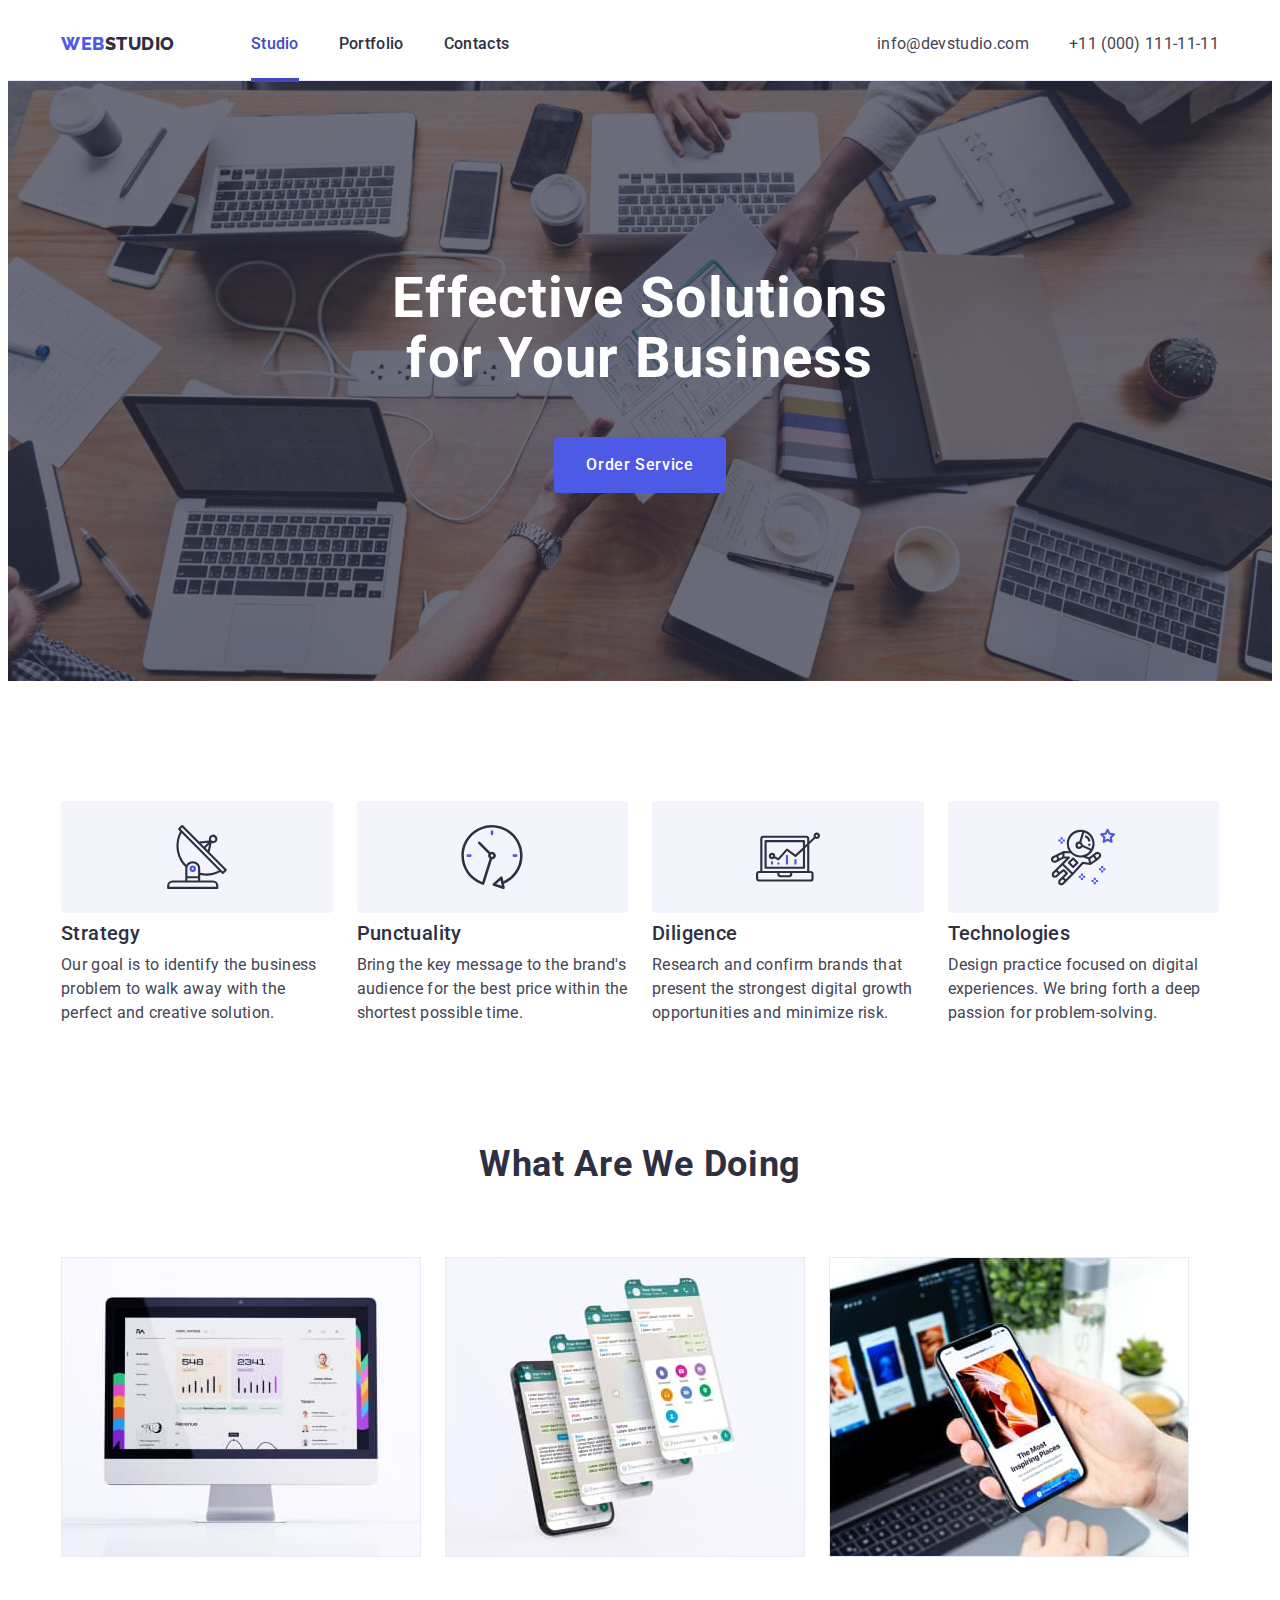
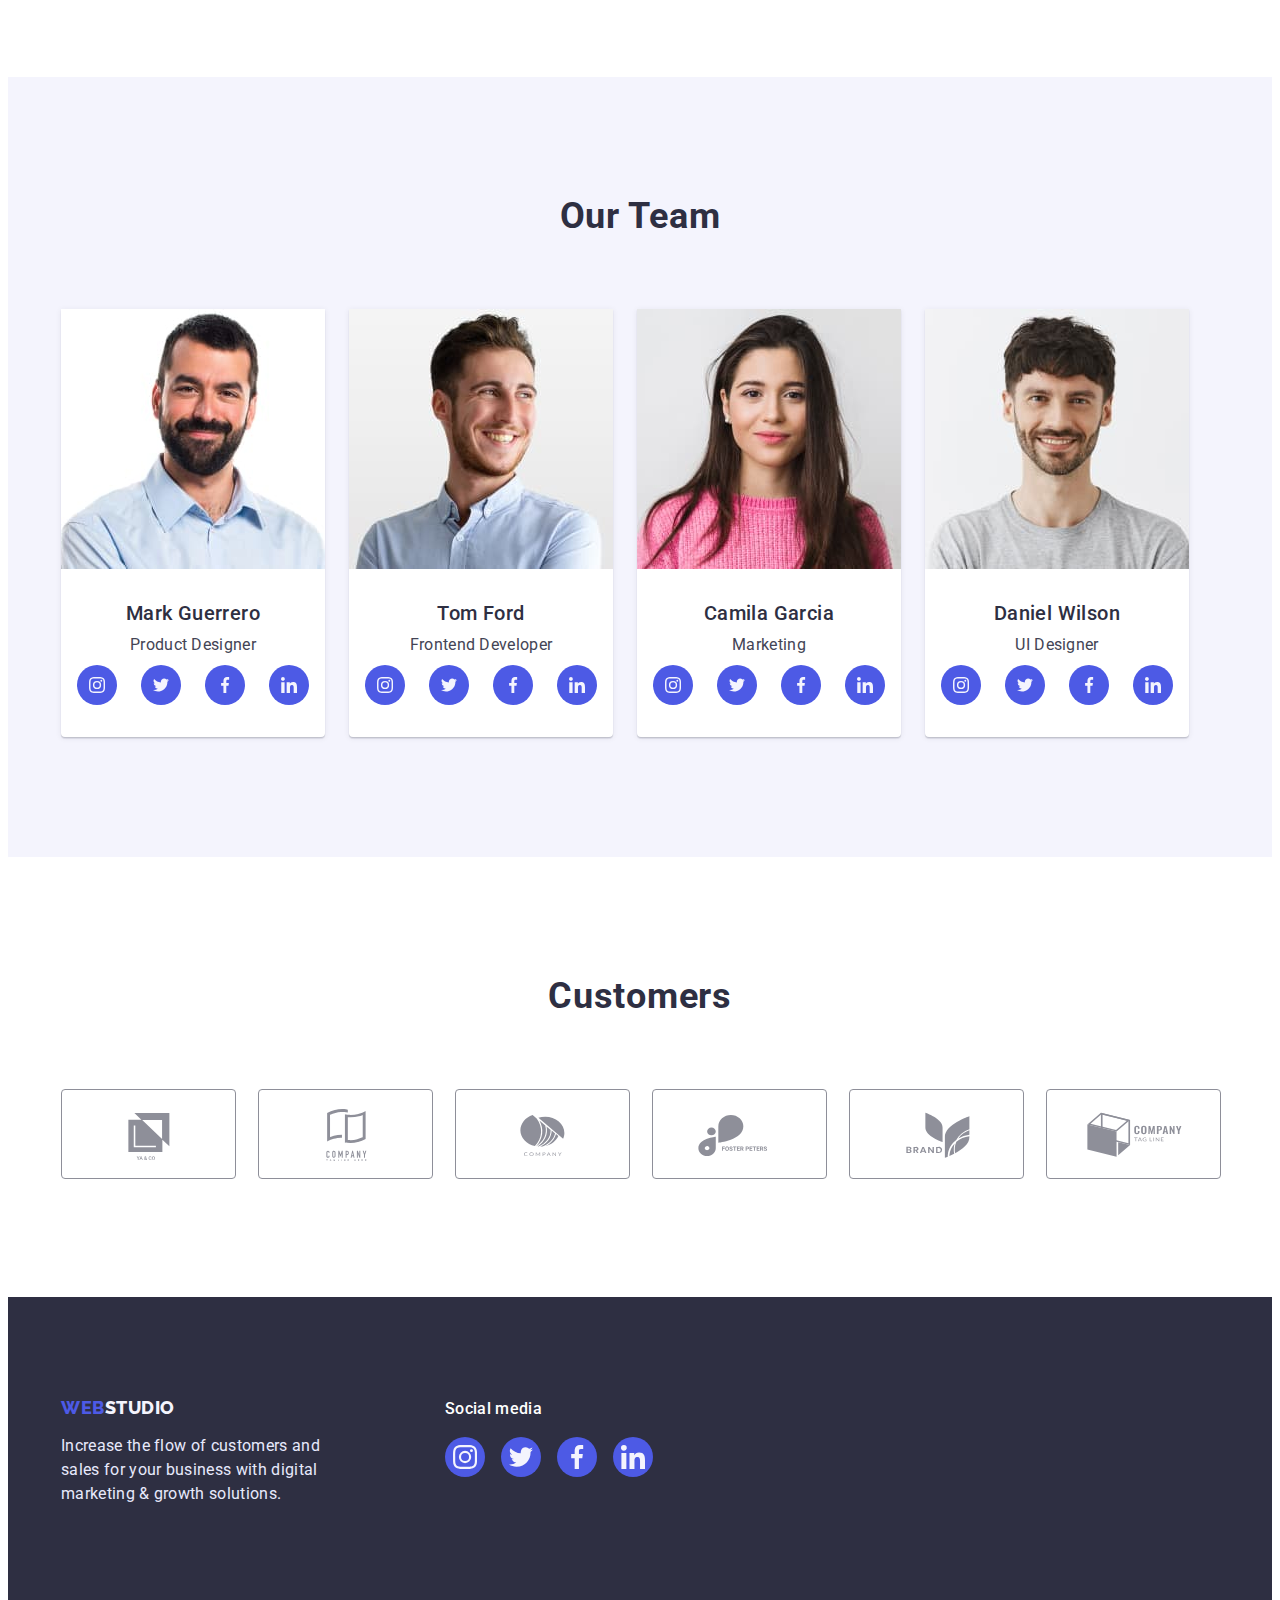
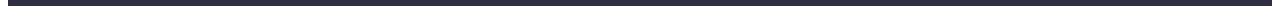
<file: index.html>
<!DOCTYPE html>
<html lang="en">
  <head>
    <meta charset="UTF-8" />
    <meta http-equiv="X-UA-Compatible" content="IE=edge" />
    <meta name="viewport" content="width=device-width, initial-scale=1.0" />
    <title>Студія</title>
    <link rel="preconnect" href="https://fonts.googleapis.com" />
    <link rel="preconnect" href="https://fonts.gstatic.com" crossorigin />
    <link href="https://fonts.googleapis.com/css2?family=Raleway:wght@800&family=Roboto:wght@400;500;700;900&display=swap" rel="stylesheet" />
    <link
      rel="stylesheet"
      href="https://cdnjs.cloudflare.com/ajax/libs/modern-normalize/1.1.0/modern-normalize.min.css"
      integrity="sha512-wpPYUAdjBVSE4KJnH1VR1HeZfpl1ub8YT/NKx4PuQ5NmX2tKuGu6U/JRp5y+Y8XG2tV+wKQpNHVUX03MfMFn9Q=="
      crossorigin="anonymous"
      referrerpolicy="no-referrer"
    />
    <link rel="stylesheet" href="./css/styles.css" />
  </head>
  <body>
    <header class="header">
      <div class="container flex">
        <nav class="nav">
          <a class="logo link" href="./index.html">Web<span class="logo-head">Studio</span></a>
          <ul class="nav-list list">
            <li><a class="nav-link link current" href="./index.html">Studio</a></li>
            <li><a class="nav-link link" href="./portfolio.html">Portfolio</a></li>
            <li><a class="nav-link link" href="">Contacts</a></li>
          </ul>
        </nav>
        <address class="address">
          <ul class="add-list list">
            <li><a class="address-link link" href="mailto:info@devstudio.com">info@devstudio.com</a></li>
            <li><a class="address-link link" href="tel:+110001111111">+11 (000) 111-11-11</a></li>
          </ul>
        </address>
      </div>
    </header>
    <main>
      <!-- Hero -->
      <section class="hero">
        <div class="container">
          <h1 class="hero-title">Effective Solutions for Your Business</h1>
          <button class="button" data-modal-open type="button">Order Service</button>
        </div>
      </section>
      <!-- Advantages -->
      <section class="advantages">
        <div class="container">
          <h2 class="title hidden">Advantages</h2>
          <ul class="adv-list list">
            <li class="list-item">
              <div class="icon-pos">
                <svg class="icon" width="64" height="64">
                  <use href="./images/icons.svg#icon-antenna"></use>
                </svg>
              </div>
              <h3 class="text-title">Strategy</h3>
              <p class="text">Our goal is to identify the business problem to walk away with the perfect and creative solution.</p>
            </li>
            <li class="list-item">
              <div class="icon-pos">
                <svg class="icon" width="64" height="64">
                  <use href="./images/icons.svg#icon-clock"></use>
                </svg>
              </div>
              <h3 class="text-title">Punctuality</h3>
              <p class="text">Bring the key message to the brand's audience for the best price within the shortest possible time.</p>
            </li>
            <li class="list-item">
              <div class="icon-pos">
                <svg class="icon" width="64" height="64">
                  <use href="./images/icons.svg#icon-diagram"></use>
                </svg>
              </div>
              <h3 class="text-title">Diligence</h3>
              <p class="text">Research and confirm brands that present the strongest digital growth opportunities and minimize risk.</p>
            </li>
            <li class="list-item">
              <div class="icon-pos">
                <svg class="icon" width="64" height="64">
                  <use href="./images/icons.svg#icon-astronaut"></use>
                </svg>
              </div>
              <h3 class="text-title">Technologies</h3>
              <p class="text">Design practice focused on digital experiences. We bring forth a deep passion for problem-solving.</p>
            </li>
          </ul>
        </div>
      </section>
      <!-- What are we doing -->
      <section class="examples">
        <div class="container">
          <h2 class="title">What are we doing</h2>
          <ul class="examples-list list">
            <li><img src="./images/computer.jpg" alt="computer" width="360" height="300" /></li>
            <li><img src="./images/phone.jpg" alt="phone" width="360" height="300" /></li>
            <li><img src="./images/laptop.jpg" alt="laptop" width="360" height="300" /></li>
          </ul>
        </div>
      </section>
      <!-- Our Team -->
      <section class="team">
        <div class="container">
          <h2 class="title">Our Team</h2>
          <ul class="team-list list">
            <li class="card">
              <img src="./images/mark.jpg" alt="mark" width="264" height="260" />
              <div class="team-content">
                <h3 class="text-title">Mark Guerrero</h3>
                <p class="text">Product Designer</p>
                <ul class="soc-list list">
                  <li class="soc-item">
                    <a class="soc-link" href="">
                      <svg class="icon" width="16" height="16">
                        <use href="./images/icons.svg#icon-instagram"></use>
                      </svg>
                    </a>
                  </li>
                  <li class="soc-item">
                    <a class="soc-link" href="">
                      <svg class="icon" width="16" height="16">
                        <use href="./images/icons.svg#icon-twitter"></use>
                      </svg>
                    </a>
                  </li>
                  <li class="soc-item">
                    <a class="soc-link" href="">
                      <svg class="icon" width="16" height="16">
                        <use href="./images/icons.svg#icon-facebook"></use>
                      </svg>
                    </a>
                  </li>
                  <li class="soc-item">
                    <a class="soc-link" href="">
                      <svg class="icon" width="16" height="16">
                        <use href="./images/icons.svg#icon-linkedin"></use>
                      </svg>
                    </a>
                  </li>
                </ul>
              </div>
            </li>
            <li class="card">
              <img src="./images/tom.jpg" alt="tom" width="264" height="260" />
              <div class="team-content">
                <h3 class="text-title">Tom Ford</h3>
                <p class="text">Frontend Developer</p>
                <ul class="soc-list list">
                  <li class="soc-item">
                    <a class="soc-link" href="">
                      <svg class="icon" width="16" height="16">
                        <use href="./images/icons.svg#icon-instagram"></use>
                      </svg>
                    </a>
                  </li>
                  <li class="soc-item">
                    <a class="soc-link" href="">
                      <svg class="icon" width="16" height="16">
                        <use href="./images/icons.svg#icon-twitter"></use>
                      </svg>
                    </a>
                  </li>
                  <li class="soc-item">
                    <a class="soc-link" href="">
                      <svg class="icon" width="16" height="16">
                        <use href="./images/icons.svg#icon-facebook"></use>
                      </svg>
                    </a>
                  </li>
                  <li class="soc-item">
                    <a class="soc-link" href="">
                      <svg class="icon" width="16" height="16">
                        <use href="./images/icons.svg#icon-linkedin"></use>
                      </svg>
                    </a>
                  </li>
                </ul>
              </div>
            </li>
            <li class="card">
              <img src="./images/camila.jpg" alt="camila" width="264" height="260" />
              <div class="team-content">
                <h3 class="text-title">Camila Garcia</h3>
                <p class="text">Marketing</p>
                <ul class="soc-list list">
                  <li class="soc-item">
                    <a class="soc-link" href="">
                      <svg class="icon" width="16" height="16">
                        <use href="./images/icons.svg#icon-instagram"></use>
                      </svg>
                    </a>
                  </li>
                  <li class="soc-item">
                    <a class="soc-link" href="">
                      <svg class="icon" width="16" height="16">
                        <use href="./images/icons.svg#icon-twitter"></use>
                      </svg>
                    </a>
                  </li>
                  <li class="soc-item">
                    <a class="soc-link" href="">
                      <svg class="icon" width="16" height="16">
                        <use href="./images/icons.svg#icon-facebook"></use>
                      </svg>
                    </a>
                  </li>
                  <li class="soc-item">
                    <a class="soc-link" href="">
                      <svg class="icon" width="16" height="16">
                        <use href="./images/icons.svg#icon-linkedin"></use>
                      </svg>
                    </a>
                  </li>
                </ul>
              </div>
            </li>
            <li class="card">
              <img src="./images/daniel.jpg" alt="daniel" width="264" height="260" />
              <div class="team-content">
                <h3 class="text-title">Daniel Wilson</h3>
                <p class="text">UI Designer</p>
                <ul class="soc-list list">
                  <li class="soc-item">
                    <a class="soc-link" href="">
                      <svg class="icon" width="16" height="16">
                        <use href="./images/icons.svg#icon-instagram"></use>
                      </svg>
                    </a>
                  </li>
                  <li class="soc-item">
                    <a class="soc-link" href="">
                      <svg class="icon" width="16" height="16">
                        <use href="./images/icons.svg#icon-twitter"></use>
                      </svg>
                    </a>
                  </li>
                  <li class="soc-item">
                    <a class="soc-link" href="">
                      <svg class="icon" width="16" height="16">
                        <use href="./images/icons.svg#icon-facebook"></use>
                      </svg>
                    </a>
                  </li>
                  <li class="soc-item">
                    <a class="soc-link" href="">
                      <svg class="icon" width="16" height="16">
                        <use href="./images/icons.svg#icon-linkedin"></use>
                      </svg>
                    </a>
                  </li>
                </ul>
              </div>
            </li>
          </ul>
        </div>
      </section>
      <!-- Customers -->
      <section class="customers">
        <div class="container">
          <h2 class="title">Customers</h2>
          <ul class="customers-list list">
            <li class="cust-item">
              <a class="cust-link" href="">
                <svg class="icon" width="104" height="56">
                  <use href="./images/icons.svg#icon-LogoYa"></use>
                </svg>
              </a>
            </li>
            <li class="cust-item">
              <a class="cust-link" href="">
                <svg class="icon" width="104" height="56">
                  <use href="./images/icons.svg#icon-LogoTag"></use>
                </svg>
              </a>
            </li>
            <li class="cust-item">
              <a class="cust-link" href="">
                <svg class="icon" width="104" height="56">
                  <use href="./images/icons.svg#icon-LogoComp"></use>
                </svg>
              </a>
            </li>
            <li class="cust-item">
              <a class="cust-link" href="">
                <svg class="icon" width="104" height="56">
                  <use href="./images/icons.svg#icon-LogoFoster"></use>
                </svg>
              </a>
            </li>
            <li class="cust-item">
              <a class="cust-link" href="">
                <svg class="icon" width="104" height="56">
                  <use href="./images/icons.svg#icon-LogoBrand"></use>
                </svg>
              </a>
            </li>
            <li class="cust-item">
              <a class="cust-link" href="">
                <svg class="icon" width="104" height="56">
                  <use href="./images/icons.svg#icon-LogoLine"></use>
                </svg>
              </a>
            </li>
          </ul>
        </div>
      </section>
    </main>
    <footer class="footer">
      <div class="container flex">
        <div class="content">
          <a class="logo link" href="./index.html">Web<span class="logo-btm">Studio</span></a>
          <p class="text">Increase the flow of customers and sales for your business with digital marketing & growth solutions.</p>
        </div>
        <div class="smedia">
          <p class="text">Social media</p>
          <ul class="smedia-list list">
            <li class="smedia-item">
              <a class="smedia-link" href="">
                <svg class="icon" width="24" height="24">
                  <use href="./images/icons.svg#icon-instagram"></use>
                </svg>
              </a>
            </li>
            <li class="smedia-item">
              <a class="smedia-link" href="">
                <svg class="icon" width="24" height="24">
                  <use href="./images/icons.svg#icon-twitter"></use>
                </svg>
              </a>
            </li>
            <li class="smedia-item">
              <a class="smedia-link" href="">
                <svg class="icon" width="24" height="24">
                  <use href="./images/icons.svg#icon-facebook"></use>
                </svg>
              </a>
            </li>
            <li class="smedia-item">
              <a class="smedia-link" href="">
                <svg class="icon" width="24" height="24">
                  <use href="./images/icons.svg#icon-linkedin"></use>
                </svg>
              </a>
            </li>
          </ul>
        </div>
      </div>
    </footer>
    <div class="backdrop is-hidden" data-modal>
      <div class="modal">
        <button class="modal-btn" data-modal-close type="button">
          <svg class="icon" width="8" height="8">
            <use href="./images/icons.svg#icon-close"></use>
          </svg>
        </button>
      </div>
    </div>
    <script src="./js/modal.js"></script>
  </body>
</html>
</file>
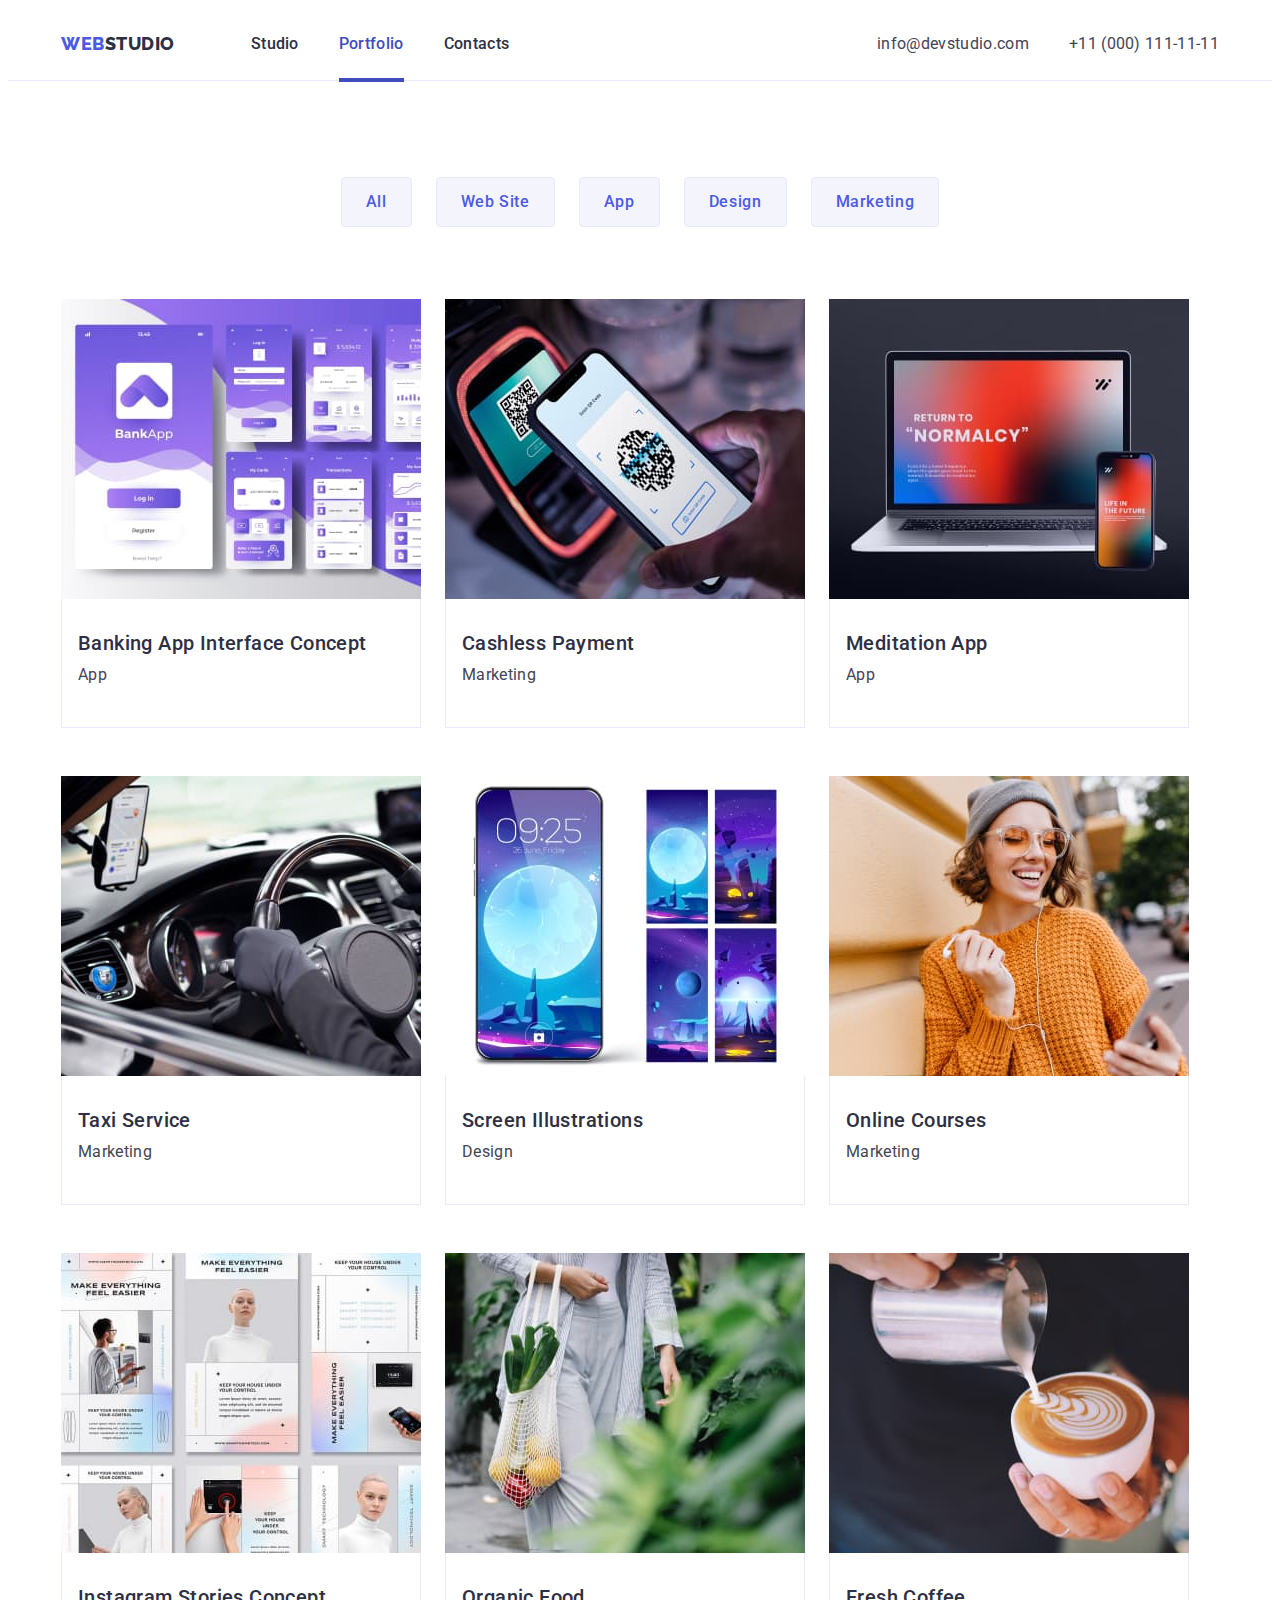
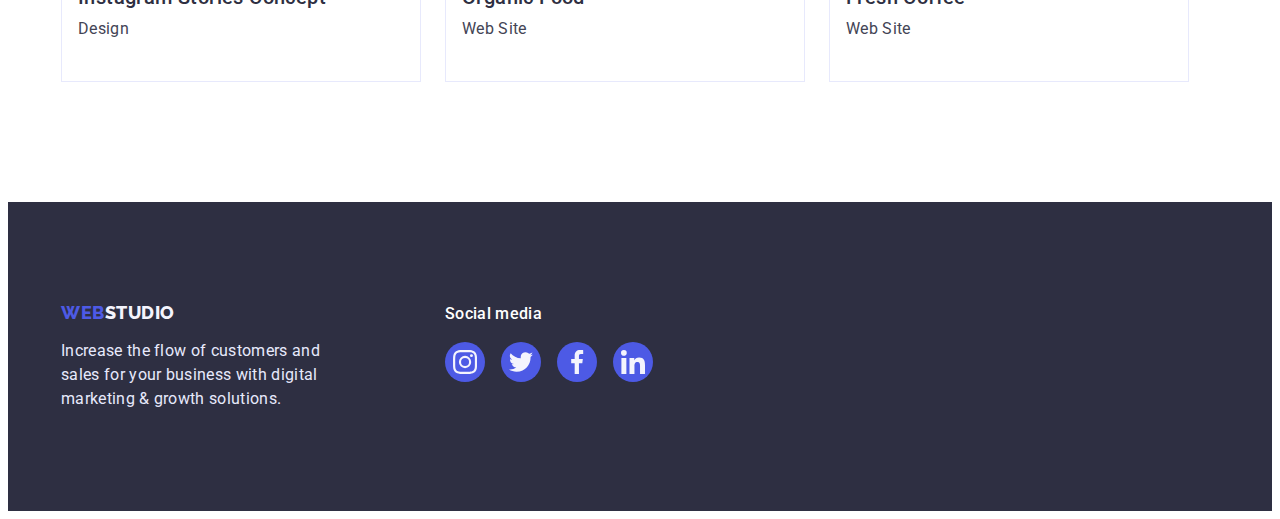
<file: portfolio.html>
<!DOCTYPE html>
<html lang="en">
  <head>
    <meta charset="UTF-8" />
    <meta http-equiv="X-UA-Compatible" content="IE=edge" />
    <meta name="viewport" content="width=device-width, initial-scale=1.0" />
    <title>Портфоліо</title>
    <link rel="preconnect" href="https://fonts.googleapis.com" />
    <link rel="preconnect" href="https://fonts.gstatic.com" crossorigin />
    <link href="https://fonts.googleapis.com/css2?family=Raleway:wght@800&family=Roboto:wght@400;500;700;900&display=swap" rel="stylesheet" />
    <link
      rel="stylesheet"
      href="https://cdnjs.cloudflare.com/ajax/libs/modern-normalize/1.1.0/modern-normalize.min.css"
      integrity="sha512-wpPYUAdjBVSE4KJnH1VR1HeZfpl1ub8YT/NKx4PuQ5NmX2tKuGu6U/JRp5y+Y8XG2tV+wKQpNHVUX03MfMFn9Q=="
      crossorigin="anonymous"
      referrerpolicy="no-referrer"
    />
    <link rel="stylesheet" href="./css/styles.css" />
  </head>
  <body>
    <header class="header">
      <div class="container flex">
        <nav class="nav">
          <a class="logo link" href="./index.html">Web<span class="logo-head">Studio</span></a>
          <ul class="nav-list list">
            <li><a class="nav-link link" href="./index.html">Studio</a></li>
            <li><a class="nav-link link current" href="./portfolio.html">Portfolio</a></li>
            <li><a class="nav-link link" href="">Contacts</a></li>
          </ul>
        </nav>
        <address class="address">
          <ul class="add-list list">
            <li><a class="address-link link" href="mailto:info@devstudio.com">info@devstudio.com</a></li>
            <li><a class="address-link link" href="tel:+110001111111">+11 (000) 111-11-11</a></li>
          </ul>
        </address>
      </div>
    </header>
    <main>
      <section class="portfolio">
        <div class="container">
          <h1 class="hidden">Portfolio</h1>
          <ul class="filter list">
            <li><button class="button-secondary" type="button">All</button></li>
            <li><button class="button-secondary" type="button">Web Site</button></li>
            <li><button class="button-secondary" type="button">App</button></li>
            <li><button class="button-secondary" type="button">Design</button></li>
            <li><button class="button-secondary" type="button">Marketing</button></li>
          </ul>
          <ul class="cards-list list">
            <li class="card">
              <a class="link" href="">
                <div class="thumb">
                  <img src="./images/portfolio1.jpg" alt="banking app" width="360" height="300" />
                  <p class="overlay text">14 Stylish and User-Friendly App Design Concepts · Task Manager App · Calorie Tracker App · Exotic Fruit Ecommerce App · Cloud Storage App</p>
                </div>
                <div class="card-content">
                  <h2 class="text-title">Banking App Interface Concept</h2>
                  <p class="text">App</p>
                </div>
              </a>
            </li>
            <li class="card">
              <a class="link" href="">
                <div class="thumb">
                  <img src="./images/portfolio2.jpg" alt="qr code" width="360" height="300" />
                  <p class="overlay text">14 Stylish and User-Friendly App Design Concepts · Task Manager App · Calorie Tracker App · Exotic Fruit Ecommerce App · Cloud Storage App</p>
                </div>
                <div class="card-content">
                  <h2 class="text-title">Cashless Payment</h2>
                  <p class="text">Marketing</p>
                </div>
              </a>
            </li>
            <li class="card">
              <a class="link" href="">
                <div class="thumb">
                  <img src="./images/portfolio3.jpg" alt="notebook" width="360" height="300" />
                  <p class="overlay text">14 Stylish and User-Friendly App Design Concepts · Task Manager App · Calorie Tracker App · Exotic Fruit Ecommerce App · Cloud Storage App</p>
                </div>
                <div class="card-content">
                  <h2 class="text-title">Meditation App</h2>
                  <p class="text">App</p>
                </div>
              </a>
            </li>
            <li class="card">
              <a class="link" href="">
                <div class="thumb">
                  <img src="./images/portfolio4.jpg" alt="car" width="360" height="300" />
                  <p class="overlay text">14 Stylish and User-Friendly App Design Concepts · Task Manager App · Calorie Tracker App · Exotic Fruit Ecommerce App · Cloud Storage App</p>
                </div>
                <div class="card-content">
                  <h2 class="text-title">Taxi Service</h2>
                  <p class="text">Marketing</p>
                </div>
              </a>
            </li>
            <li class="card">
              <a class="link" href="">
                <div class="thumb">
                  <img src="./images/portfolio5.jpg" alt="phone" width="360" height="300" />
                  <p class="overlay text">14 Stylish and User-Friendly App Design Concepts · Task Manager App · Calorie Tracker App · Exotic Fruit Ecommerce App · Cloud Storage App</p>
                </div>
                <div class="card-content">
                  <h2 class="text-title">Screen Illustrations</h2>
                  <p class="text">Design</p>
                </div>
              </a>
            </li>
            <li class="card">
              <a class="link" href="">
                <div class="thumb">
                  <img src="./images/portfolio6.jpg" alt="woman" width="360" height="300" />
                  <p class="overlay text">14 Stylish and User-Friendly App Design Concepts · Task Manager App · Calorie Tracker App · Exotic Fruit Ecommerce App · Cloud Storage App</p>
                </div>
                <div class="card-content">
                  <h2 class="text-title">Online Courses</h2>
                  <p class="text">Marketing</p>
                </div>
              </a>
            </li>
            <li class="card">
              <a class="link" href="">
                <div class="thumb">
                  <img src="./images/portfolio7.jpg" alt="blog" width="360" height="300" />
                  <p class="overlay text">14 Stylish and User-Friendly App Design Concepts · Task Manager App · Calorie Tracker App · Exotic Fruit Ecommerce App · Cloud Storage App</p>
                </div>
                <div class="card-content">
                  <h2 class="text-title">Instagram Stories Concept</h2>
                  <p class="text">Design</p>
                </div>
              </a>
            </li>
            <li class="card">
              <a class="link" href="">
                <div class="thumb">
                  <img src="./images/portfolio8.jpg" alt="food" width="360" height="300" />
                  <p class="overlay text">14 Stylish and User-Friendly App Design Concepts · Task Manager App · Calorie Tracker App · Exotic Fruit Ecommerce App · Cloud Storage App</p>
                </div>
                <div class="card-content">
                  <h2 class="text-title">Organic Food</h2>
                  <p class="text">Web Site</p>
                </div>
              </a>
            </li>
            <li class="card">
              <a class="link" href="">
                <div class="thumb">
                  <img src="./images/portfolio9.jpg" alt="coffee" width="360" height="300" />
                  <p class="overlay text">14 Stylish and User-Friendly App Design Concepts · Task Manager App · Calorie Tracker App · Exotic Fruit Ecommerce App · Cloud Storage App</p>
                </div>
                <div class="card-content">
                  <h2 class="text-title">Fresh Coffee</h2>
                  <p class="text">Web Site</p>
                </div>
              </a>
            </li>
          </ul>
        </div>
      </section>
    </main>
    <footer class="footer">
      <div class="container flex">
        <div class="content">
          <a class="logo link" href="./index.html">Web<span class="logo-btm">Studio</span></a>
          <p class="text">Increase the flow of customers and sales for your business with digital marketing & growth solutions.</p>
        </div>
        <div class="smedia">
          <p class="text">Social media</p>
          <ul class="smedia-list list">
            <li class="smedia-item">
              <a class="smedia-link" href="">
                <svg class="icon" width="24" height="24">
                  <use href="./images/icons.svg#icon-instagram"></use>
                </svg>
              </a>
            </li>
            <li class="smedia-item">
              <a class="smedia-link" href="">
                <svg class="icon" width="24" height="24">
                  <use href="./images/icons.svg#icon-twitter"></use>
                </svg>
              </a>
            </li>
            <li class="smedia-item">
              <a class="smedia-link" href="">
                <svg class="icon" width="24" height="24">
                  <use href="./images/icons.svg#icon-facebook"></use>
                </svg>
              </a>
            </li>
            <li class="smedia-item">
              <a class="smedia-link" href="">
                <svg class="icon" width="24" height="24">
                  <use href="./images/icons.svg#icon-linkedin"></use>
                </svg>
              </a>
            </li>
          </ul>
        </div>
      </div>
    </footer>
  </body>
</html>
</file>
<file: css/styles.css>
:root {
  --primary-text-color: #434455;
  --secondary-text-color: #2e2f42;
  --third-text-color: #ffffff;
  --footer-text-color: #e7e9fc;
  --accent-text-color: #f4f4fd;
  --logo-text-color: #4d5ae5;
  --primary-background: #ffffff;
  --secondary-background: #f4f4fd;
  --footer-background: #2e2f42;
  --button-active: #404bbf;
  --icon-customers: #8e8f99;
}
h1,
h2,
h3,
p {
  margin: 0;
}
ul {
  margin: 0;
  padding-left: 0;
}
img {
  display: block;
  max-width: 100%;
  height: auto;
}
body {
  font-family: "Roboto", sans-serif;
  color: var(--primary-text-color);
  background-color: var(--primary-background);
}
.container {
  max-width: 1158px;
  padding-left: 15px;
  padding-right: 15px;
  margin-left: auto;
  margin-right: auto;
}
.list {
  list-style-type: none;
}
.link {
  text-decoration: none;
}
.hidden {
  position: absolute;
  width: 1px;
  height: 1px;
  margin: -1px;
  border: 0;
  padding: 0;

  white-space: nowrap;
  clip-path: inset(100%);
  clip: rect(0 0 0 0);
  overflow: hidden;
}
.flex {
  display: flex;
}
/* -----------------header----------------- */
.header {
  border-bottom: 1px solid var(--footer-text-color);
  padding-top: 24px;
  padding-bottom: 24px;
}
.nav {
  display: flex;
  align-items: center;
}
.nav-list {
  display: flex;
  gap: 40px;
}
.current {
  position: relative;
  color: var(--button-active);
}
.current::after {
  content: "";
  position: absolute;
  top: 44px;
  left: 0;
  width: 100%;
  height: 4px;
  background-color: var(--button-active);
}
.logo {
  color: var(--logo-text-color);
  font-family: "Raleway", sans-serif;
  font-weight: 800;
  font-size: 18px;
  line-height: 1.17;
  letter-spacing: 0.03em;
  text-transform: uppercase;
  margin-right: 76px;
}
.logo-head {
  color: var(--secondary-text-color);
}
.nav-link {
  color: var(--secondary-text-color);
  font-weight: 500;
  font-size: 16px;
  line-height: 1.5;
  letter-spacing: 0.02em;
  transition: color 250ms cubic-bezier(0.4, 0, 0.2, 1);
}
.nav-link:hover,
.nav-link:focus {
  color: var(--button-active);
}
.current {
  position: relative;
  color: var(--button-active);
}
.current::after {
  content: "";
  position: absolute;
  top: 44px;
  left: 0;
  width: 100%;
  height: 4px;
  background-color: var(--button-active);
}
.address {
  font-style: normal;
  margin-left: auto;
}
.add-list {
  display: flex;
  gap: 40px;
}
.address-link {
  color: var(--primary-text-color);
  font-size: 16px;
  line-height: 1.5;
  letter-spacing: 0.02em;
  transition: color 250ms cubic-bezier(0.4, 0, 0.2, 1);
}
.address-link:hover,
.address-link:focus {
  color: var(--button-active);
}
/* -----------------hero----------------- */
.hero {
  max-width: 1440px;
  margin-left: auto;
  margin-right: auto;
  padding-top: 188px;
  padding-bottom: 188px;
  text-align: center;
  background-image: linear-gradient(rgba(46, 47, 66, 0.7), rgba(46, 47, 66, 0.7)), url(../images/hero_back.jpg);
  background-repeat: no-repeat;
  background-size: cover;
  background-position: center;
}
.hero-title {
  color: var(--third-text-color);
  font-weight: 700;
  font-size: 56px;
  line-height: 1.07;
  letter-spacing: 0.02em;
  width: 496px;
  margin: 0 auto 48px;
}
/* -----------------advantages----------------- */
.advantages {
  padding-top: 120px;
}
.icon-pos {
  height: 112px;
  margin-bottom: 8px;
  background-color: var(--secondary-background);
  border-radius: 4px;
  display: flex;
  align-items: center;
  justify-content: center;
}
.adv-list {
  display: flex;
  gap: 24px;
}
.adv-list .list-item {
  width: calc((100% - 72px) / 4);
}
.advantages .text-title {
  margin-bottom: 8px;
}
/* -----------------What are we doing----------------- */
.examples {
  padding-top: 120px;
  padding-bottom: 120px;
}
.examples .title {
  margin-bottom: 72px;
}
.examples-list {
  display: flex;
  gap: 24px;
}
/* -----------------team----------------- */
.team {
  background-color: var(--secondary-background);
  padding-top: 120px;
  padding-bottom: 120px;
}
.team .title {
  margin-bottom: 72px;
}
.team-list {
  display: flex;
  gap: 24px;
}
.team .card {
  box-shadow: 0px 1px 6px rgba(46, 47, 66, 0.08), 0px 1px 1px rgba(46, 47, 66, 0.16), 0px 2px 1px rgba(46, 47, 66, 0.08);
  border-radius: 0px 0px 4px 4px;
}
.team-content {
  padding: 32px 0;
  text-align: center;
}
.card .text-title,
.card .text {
  margin-bottom: 8px;
}
.soc-list {
  display: flex;
  justify-content: center;
  gap: 24px;
}
.soc-item {
  width: 40px;
  height: 40px;
}
.soc-link {
  display: flex;
  align-items: center;
  justify-content: center;
  width: 100%;
  height: 100%;
  background-color: var(--logo-text-color);
  border-radius: 50%;
  color: var(--secondary-background);
  transition: background-color 250ms cubic-bezier(0.4, 0, 0.2, 1);
}
.soc-link:hover,
.soc-link:focus {
  background-color: var(--button-active);
}
.soc-link .icon {
  fill: currentColor;
}
/* -----------------Customers----------------- */
.customers {
  padding-top: 120px;
  padding-bottom: 120px;
}
.customers .title {
  margin-bottom: 72px;
}
.customers-list {
  display: flex;
  gap: 24px;
}
.cust-item {
  width: calc((100% - 120px) / 6);
  height: 88px;
}
.cust-link {
  display: flex;
  justify-content: center;
  align-items: center;
  width: 100%;
  height: 100%;
  border: 1px solid var(--icon-customers);
  border-radius: 4px;
  color: var(--icon-customers);
  transition: color 250ms cubic-bezier(0.4, 0, 0.2, 1), border-color 250ms cubic-bezier(0.4, 0, 0.2, 1);
}
.cust-link .icon {
  fill: currentColor;
}
.cust-link:hover,
.cust-link:focus {
  color: var(--button-active);
  border-color: var(--button-active);
}
/* -----------------footer----------------- */
.footer {
  background-color: var(--footer-background);
  padding-top: 100px;
  padding-bottom: 100px;
}
.content {
  margin-right: 120px;
}
.footer .logo {
  display: block;
  margin-bottom: 16px;
}
.footer .content {
  width: 264px;
}
.logo-btm {
  color: var(--accent-text-color);
}
.content .text {
  color: var(--footer-text-color);
}
.smedia .text {
  color: var(--third-text-color);
  font-weight: 500;
  margin-bottom: 16px;
}
.smedia-list {
  display: flex;
  gap: 16px;
}
.smedia-item {
  width: 40px;
  height: 40px;
}
.smedia-link {
  display: flex;
  align-items: center;
  justify-content: center;
  width: 100%;
  height: 100%;
  background-color: var(--logo-text-color);
  border-radius: 50%;
  color: var(--secondary-background);
  transition: background-color 250ms cubic-bezier(0.4, 0, 0.2, 1);
}
.smedia-link:hover,
.smedia-link:focus {
  background-color: #31d0aa;
}
.smedia-link .icon {
  fill: currentColor;
}
/* -----------------shared----------------- */
.button {
  font-family: "Roboto", sans-serif;
  color: var(--third-text-color);
  background-color: var(--logo-text-color);
  font-weight: 500;
  font-size: 16px;
  line-height: 1.5;
  letter-spacing: 0.04em;
  cursor: pointer;
  padding: 16px 32px;
  border-radius: 4px;
  border: none;
  transition: color 250ms cubic-bezier(0.4, 0, 0.2, 1), background-color 250ms cubic-bezier(0.4, 0, 0.2, 1), box-shadow 250ms cubic-bezier(0.4, 0, 0.2, 1),
    border-color 250ms cubic-bezier(0.4, 0, 0.2, 1);
}
.button-secondary {
  font-family: "Roboto", sans-serif;
  color: var(--logo-text-color);
  background-color: var(--secondary-background);
  font-weight: 500;
  font-size: 16px;
  line-height: 1.5;
  letter-spacing: 0.04em;
  cursor: pointer;
  padding: 12px 24px;
  border: 1px solid var(--footer-text-color);
  border-radius: 4px;
  transition: color 250ms cubic-bezier(0.4, 0, 0.2, 1), background-color 250ms cubic-bezier(0.4, 0, 0.2, 1), box-shadow 250ms cubic-bezier(0.4, 0, 0.2, 1),
    border-color 250ms cubic-bezier(0.4, 0, 0.2, 1);
}
.button:hover,
.button:focus,
.button-secondary:hover,
.button-secondary:focus {
  color: var(--third-text-color);
  background-color: var(--button-active);
  box-shadow: 0px 3px 1px rgba(0, 0, 0, 0.1), 0px 2px 1px rgba(0, 0, 0, 0.08), 0px 2px 2px rgba(0, 0, 0, 0.12);
  border-color: var(--button-active);
}

.text-title {
  color: var(--secondary-text-color);
  font-weight: 500;
  font-size: 20px;
  line-height: 1.2;
  letter-spacing: 0.02em;
}
.text {
  color: var(--primary-text-color);
  font-size: 16px;
  line-height: 1.5;
  letter-spacing: 0.02em;
}
.title {
  color: var(--secondary-text-color);
  font-size: 36px;
  line-height: 1.11;
  text-align: center;
  letter-spacing: 0.02em;
  text-transform: capitalize;
}
.team {
  background-color: var(--secondary-background);
}
.card {
  background-color: var(--primary-background);
}
/* -----------------portfolio----------------- */
.portfolio {
  padding-top: 96px;
  padding-bottom: 120px;
}
.filter {
  display: flex;
  justify-content: center;
  gap: 24px;
  margin-bottom: 72px;
}
.thumb {
  position: relative;
  overflow: hidden;
}
.overlay {
  position: absolute;
  top: 0;
  left: 0;
  width: 100%;
  height: 100%;
  padding-top: 40px;
  padding-left: 32px;
  padding-right: 32px;
  color: var(--accent-text-color);
  background-color: var(--logo-text-color);
  transform: translateY(100%);
  transition: transform 250ms cubic-bezier(0.4, 0, 0.2, 1);
}
.cards-list .link {
  display: block;
  transition: box-shadow 250ms cubic-bezier(0.4, 0, 0.2, 1);
}
.cards-list .link:hover,
.cards-list .link:focus {
  box-shadow: 0px 1px 6px rgba(46, 47, 66, 0.08), 0px 1px 1px rgba(46, 47, 66, 0.16), 0px 2px 1px rgba(46, 47, 66, 0.08);
}
.cards-list .link:hover .overlay,
.cards-list .link:focus .overlay {
  transform: translateY(0%);
}
.cards-list {
  display: flex;
  flex-wrap: wrap;
  column-gap: 24px;
  row-gap: 48px;
}
.card-content {
  padding: 32px 16px;
  border: 1px solid var(--footer-text-color);
  border-top: none;
}
/* -----------------backdrop----------------- */
.backdrop {
  position: fixed;
  top: 0;
  left: 0;
  background-color: rgba(46, 47, 66, 0.4);
  width: 100%;
  height: 100%;
  opacity: 1;
  transition: opacity 250ms cubic-bezier(0.4, 0, 0.2, 1), visibility 250ms cubic-bezier(0.4, 0, 0.2, 1);
}
.modal {
  position: absolute;
  top: 50%;
  left: 50%;
  width: 408px;
  height: 576px;
  background-color: #fcfcfc;
  box-shadow: 0px 1px 1px rgba(0, 0, 0, 0.14), 0px 1px 3px rgba(0, 0, 0, 0.12), 0px 2px 1px rgba(0, 0, 0, 0.2);
  border-radius: 4px;
  transform: translate(-50%, -50%) scale(1);
  transition: transform 250ms cubic-bezier(0.4, 0, 0.2, 1);
}
.backdrop.is-hidden .modal {
  transform: translate(-50%, -50%) scale(0);
}
.modal-btn {
  position: absolute;
  top: 24px;
  right: 24px;
  display: block;
  width: 24px;
  height: 24px;
  background-color: var(--footer-text-color);
  border: 1px solid rgba(0, 0, 0, 0.1);
  border-radius: 50%;
  cursor: pointer;
}
.is-hidden {
  opacity: 0;
  visibility: hidden;
  pointer-events: none;
}
</file>
